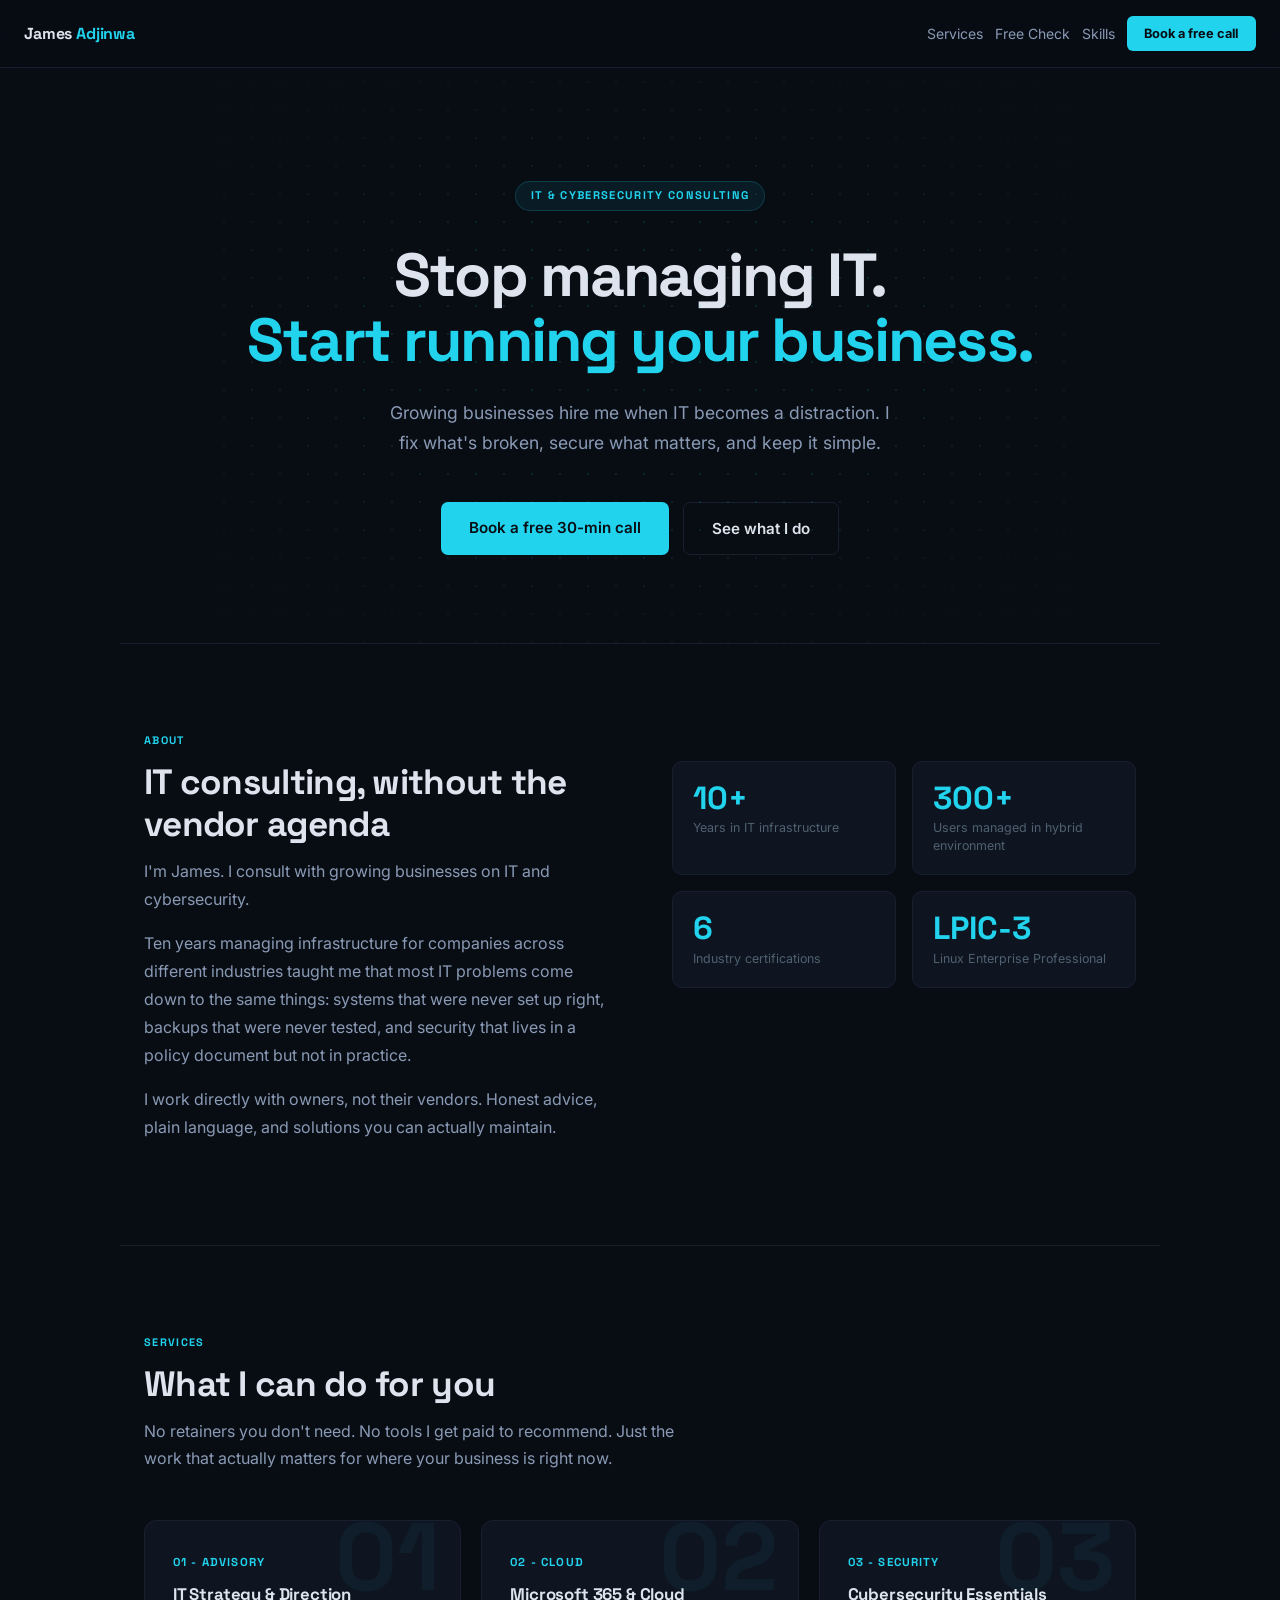
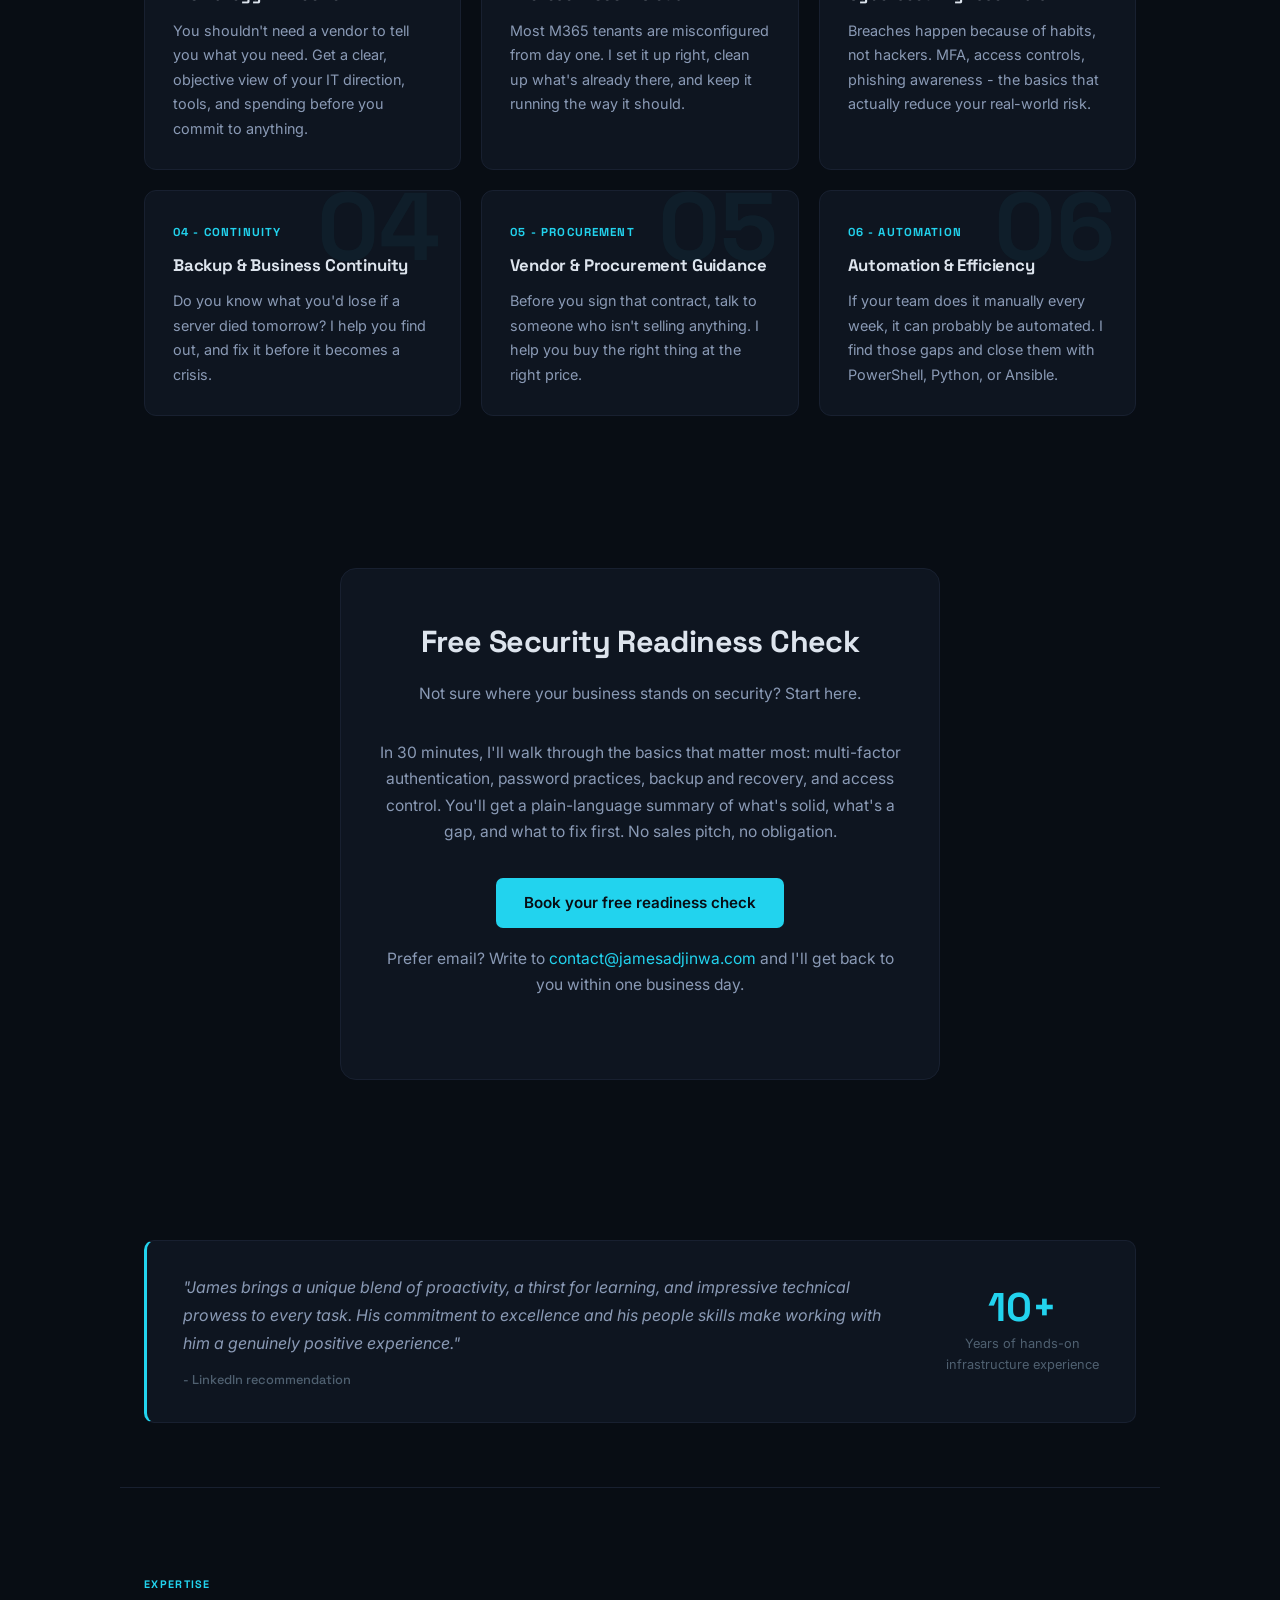
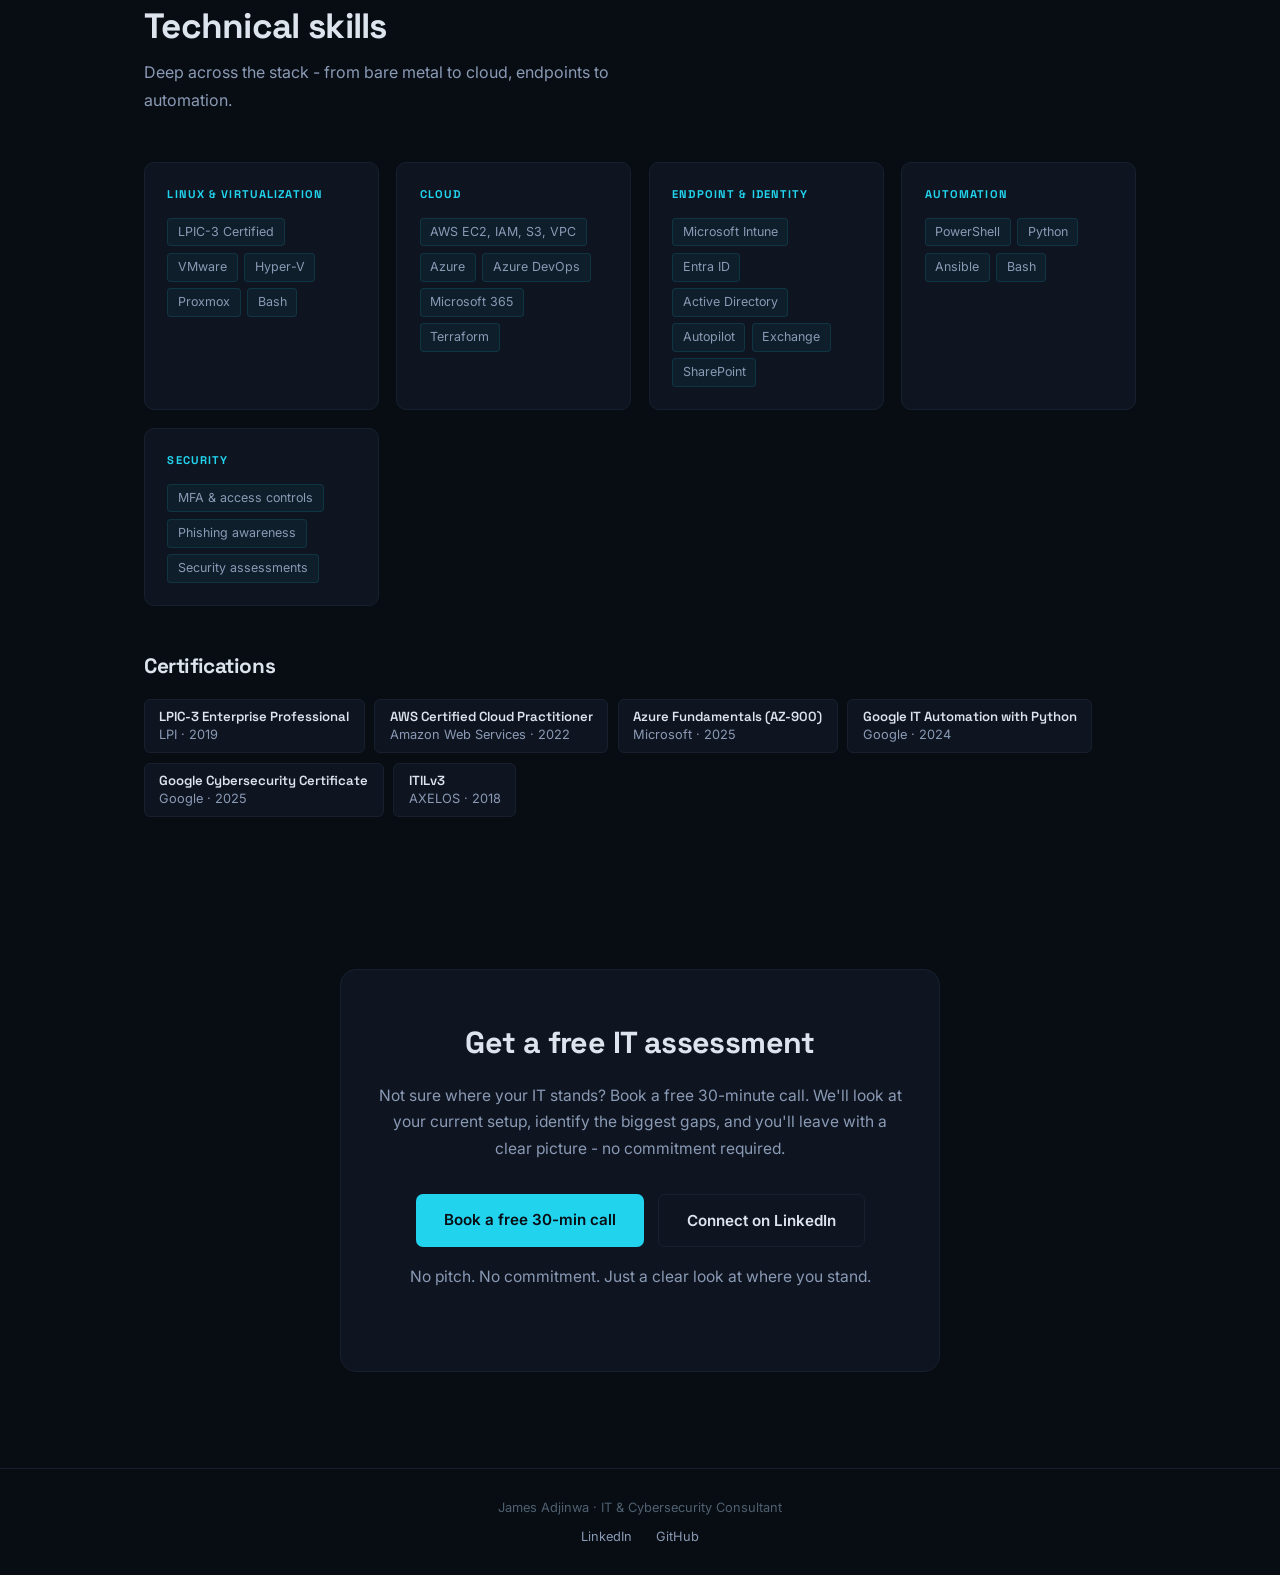
<file: index.html>
<!DOCTYPE html>
<html lang="en">
<head>
  <meta charset="UTF-8">
  <meta name="viewport" content="width=device-width, initial-scale=1.0">
  <title>James Adjinwa - IT &amp; Cybersecurity Consultant</title>
  <meta name="description" content="IT and cybersecurity consulting for growing businesses. Systems that work, security that holds, and honest advice from someone with 10 years of hands-on experience.">
  <link rel="preconnect" href="https://fonts.googleapis.com">
  <link rel="preconnect" href="https://fonts.gstatic.com" crossorigin>
  <link href="https://fonts.googleapis.com/css2?family=Space+Grotesk:wght@500;700&family=Inter:ital,wght@0,400;0,500;1,400&display=swap" rel="stylesheet">
  <!-- Cloudflare Web Analytics -->
  <script defer src='https://static.cloudflareinsights.com/beacon.min.js' data-cf-beacon='{"token": "722ae9766ee94659aef5a17d51395163"}'></script>
  <!-- End Cloudflare Web Analytics -->
  <link rel="stylesheet" href="style.css">
</head>
<body>

  <!-- Nav -->
  <nav>
    <div class="nav-brand">James <span>Adjinwa</span></div>
    <div class="nav-links">
      <a href="#services" class="nav-link">Services</a>
      <a href="#readiness-check" class="nav-link">Free Check</a>
      <a href="#skills" class="nav-link">Skills</a>
      <a href="https://calendar.proton.me/bookings#hPvN6JCPdZVRGxfrFk3dLvUnbNuVdkAE4NEGRMCzbMw=" target="_blank" class="nav-cta">Book a free call</a>
    </div>
  </nav>

  <!-- Hero -->
  <div class="hero">
    <div class="hero-tag">IT &amp; Cybersecurity Consulting</div>
    <h1>Stop managing IT.<br><em>Start running your business.</em></h1>
    <p class="hero-sub">
      Growing businesses hire me when IT becomes a distraction. I fix what's broken, secure what matters, and keep it simple.
    </p>
    <div class="hero-actions">
      <a href="https://calendar.proton.me/bookings#hPvN6JCPdZVRGxfrFk3dLvUnbNuVdkAE4NEGRMCzbMw=" target="_blank" class="btn btn-primary">Book a free 30-min call</a>
      <a href="#services" class="btn btn-secondary">See what I do</a>
    </div>
  </div>

  <hr class="divider">

  <!-- About -->
  <div class="section">
    <div class="label">About</div>
    <div class="about-grid">
      <div class="about-text">
        <h2 class="section-title">IT consulting, without the vendor agenda</h2>
        <p>
          I'm James. I consult with growing businesses on IT and cybersecurity.
        </p>
        <p>
          Ten years managing infrastructure for companies across different industries taught me that most IT problems come down to the same things: systems that were never set up right, backups that were never tested, and security that lives in a policy document but not in practice.
        </p>
        <p>
          I work directly with owners, not their vendors. Honest advice, plain language, and solutions you can actually maintain.
        </p>
      </div>
      <div class="stats-grid">
        <div class="stat-card">
          <div class="stat-number">10+</div>
          <div class="stat-label">Years in IT infrastructure</div>
        </div>
        <div class="stat-card">
          <div class="stat-number">300+</div>
          <div class="stat-label">Users managed in hybrid environment</div>
        </div>
        <div class="stat-card">
          <div class="stat-number">6</div>
          <div class="stat-label">Industry certifications</div>
        </div>
        <div class="stat-card">
          <div class="stat-number">LPIC-3</div>
          <div class="stat-label">Linux Enterprise Professional</div>
        </div>
      </div>
    </div>
  </div>

  <hr class="divider">

  <!-- Services -->
  <div class="section" id="services">
    <div class="label">Services</div>
    <h2 class="section-title">What I can do for you</h2>
    <p class="section-desc">No retainers you don't need. No tools I get paid to recommend. Just the work that actually matters for where your business is right now.</p>
    <div class="services-grid">

      <div class="service-card">
        <div class="service-bg-num">01</div>
        <div class="service-num">01 - Advisory</div>
        <h3>IT Strategy &amp; Direction</h3>
        <p>You shouldn't need a vendor to tell you what you need. Get a clear, objective view of your IT direction, tools, and spending before you commit to anything.</p>
      </div>

      <div class="service-card">
        <div class="service-bg-num">02</div>
        <div class="service-num">02 - Cloud</div>
        <h3>Microsoft 365 &amp; Cloud</h3>
        <p>Most M365 tenants are misconfigured from day one. I set it up right, clean up what's already there, and keep it running the way it should.</p>
      </div>

      <div class="service-card">
        <div class="service-bg-num">03</div>
        <div class="service-num">03 - Security</div>
        <h3>Cybersecurity Essentials</h3>
        <p>Breaches happen because of habits, not hackers. MFA, access controls, phishing awareness - the basics that actually reduce your real-world risk.</p>
      </div>

      <div class="service-card">
        <div class="service-bg-num">04</div>
        <div class="service-num">04 - Continuity</div>
        <h3>Backup &amp; Business Continuity</h3>
        <p>Do you know what you'd lose if a server died tomorrow? I help you find out, and fix it before it becomes a crisis.</p>
      </div>

      <div class="service-card">
        <div class="service-bg-num">05</div>
        <div class="service-num">05 - Procurement</div>
        <h3>Vendor &amp; Procurement Guidance</h3>
        <p>Before you sign that contract, talk to someone who isn't selling anything. I help you buy the right thing at the right price.</p>
      </div>

      <div class="service-card">
        <div class="service-bg-num">06</div>
        <div class="service-num">06 - Automation</div>
        <h3>Automation &amp; Efficiency</h3>
        <p>If your team does it manually every week, it can probably be automated. I find those gaps and close them with PowerShell, Python, or Ansible.</p>
      </div>

    </div>
  </div>

  <!-- Free Security Readiness Check -->
  <div class="cta-wrap" id="readiness-check">
    <div class="cta-inner">
      <h2>Free Security Readiness Check</h2>
      <p>
        Not sure where your business stands on security? Start here.
      </p>
      <p>
        In 30 minutes, I'll walk through the basics that matter most: multi-factor authentication, password practices, backup and recovery, and access control. You'll get a plain-language summary of what's solid, what's a gap, and what to fix first. No sales pitch, no obligation.
      </p>
      <div class="cta-actions">
        <a href="https://calendar.proton.me/bookings#hPvN6JCPdZVRGxfrFk3dLvUnbNuVdkAE4NEGRMCzbMw=" target="_blank" class="btn btn-primary">Book your free readiness check</a>
      </div>
      <p class="cta-note">Prefer email? Write to <a href="mailto:contact@jamesadjinwa.com">contact@jamesadjinwa.com</a> and I'll get back to you within one business day.</p>
    </div>
  </div>

  <!-- Social Proof -->
  <div class="proof-wrap">
    <div class="proof-inner">
      <div class="proof-quote">
        <blockquote>"James brings a unique blend of proactivity, a thirst for learning, and impressive technical prowess to every task. His commitment to excellence and his people skills make working with him a genuinely positive experience."</blockquote>
        <div class="proof-attribution">- LinkedIn recommendation</div>
      </div>
      <div class="proof-stat">
        <div class="proof-stat-number">10+</div>
        <div class="proof-stat-label">Years of hands-on<br>infrastructure experience</div>
      </div>
    </div>
  </div>

  <hr class="divider">

  <!-- Skills + Certs -->
  <div class="section" id="skills">
    <div class="label">Expertise</div>
    <h2 class="section-title">Technical skills</h2>
    <p class="section-desc">Deep across the stack - from bare metal to cloud, endpoints to automation.</p>
    <div class="skills-grid">
      <div class="skill-group">
        <div class="skill-group-title">Linux &amp; Virtualization</div>
        <div class="skill-tags">
          <span class="skill-tag">LPIC-3 Certified</span>
          <span class="skill-tag">VMware</span>
          <span class="skill-tag">Hyper-V</span>
          <span class="skill-tag">Proxmox</span>
          <span class="skill-tag">Bash</span>
        </div>
      </div>
      <div class="skill-group">
        <div class="skill-group-title">Cloud</div>
        <div class="skill-tags">
          <span class="skill-tag">AWS EC2, IAM, S3, VPC</span>
          <span class="skill-tag">Azure</span>
          <span class="skill-tag">Azure DevOps</span>
          <span class="skill-tag">Microsoft 365</span>
          <span class="skill-tag">Terraform</span>
        </div>
      </div>
      <div class="skill-group">
        <div class="skill-group-title">Endpoint &amp; Identity</div>
        <div class="skill-tags">
          <span class="skill-tag">Microsoft Intune</span>
          <span class="skill-tag">Entra ID</span>
          <span class="skill-tag">Active Directory</span>
          <span class="skill-tag">Autopilot</span>
          <span class="skill-tag">Exchange</span>
          <span class="skill-tag">SharePoint</span>
        </div>
      </div>
      <div class="skill-group">
        <div class="skill-group-title">Automation</div>
        <div class="skill-tags">
          <span class="skill-tag">PowerShell</span>
          <span class="skill-tag">Python</span>
          <span class="skill-tag">Ansible</span>
          <span class="skill-tag">Bash</span>
        </div>
      </div>
      <div class="skill-group">
        <div class="skill-group-title">Security</div>
        <div class="skill-tags">
          <span class="skill-tag">MFA &amp; access controls</span>
          <span class="skill-tag">Phishing awareness</span>
          <span class="skill-tag">Security assessments</span>
        </div>
      </div>
    </div>

    <div class="certs-block">
      <h3 class="section-title">Certifications</h3>
      <div class="certs-list">
        <div class="cert-tag">
          <strong>LPIC-3 Enterprise Professional</strong>
          LPI · 2019
        </div>
        <div class="cert-tag">
          <strong>AWS Certified Cloud Practitioner</strong>
          Amazon Web Services · 2022
        </div>
        <div class="cert-tag">
          <strong>Azure Fundamentals (AZ-900)</strong>
          Microsoft · 2025
        </div>
        <div class="cert-tag">
          <strong>Google IT Automation with Python</strong>
          Google · 2024
        </div>
        <div class="cert-tag">
          <strong>Google Cybersecurity Certificate</strong>
          Google · 2025
        </div>
        <div class="cert-tag">
          <strong>ITILv3</strong>
          AXELOS · 2018
        </div>
      </div>
    </div>
  </div>

  <!-- CTA -->
  <div class="cta-wrap">
    <div class="cta-inner">
      <h2>Get a free IT assessment</h2>
      <p>
        Not sure where your IT stands? Book a free 30-minute call. We'll look at your current setup, identify the biggest gaps, and you'll leave with a clear picture - no commitment required.
      </p>
      <div class="cta-actions">
        <a href="https://calendar.proton.me/bookings#hPvN6JCPdZVRGxfrFk3dLvUnbNuVdkAE4NEGRMCzbMw=" target="_blank" class="btn btn-primary">Book a free 30-min call</a>
        <a href="https://www.linkedin.com/in/jamesadjinwa" target="_blank" class="btn btn-secondary">Connect on LinkedIn</a>
      </div>
      <p class="cta-note">No pitch. No commitment. Just a clear look at where you stand.</p>
    </div>
  </div>

  <!-- Footer -->
  <footer>
    <div>James Adjinwa · IT &amp; Cybersecurity Consultant</div>
    <div class="footer-links">
      <a href="https://www.linkedin.com/in/jamesadjinwa" target="_blank">LinkedIn</a>
      <a href="https://github.com/jamesadjinwa" target="_blank">GitHub</a>
    </div>
  </footer>

</body>
</html>
</file>
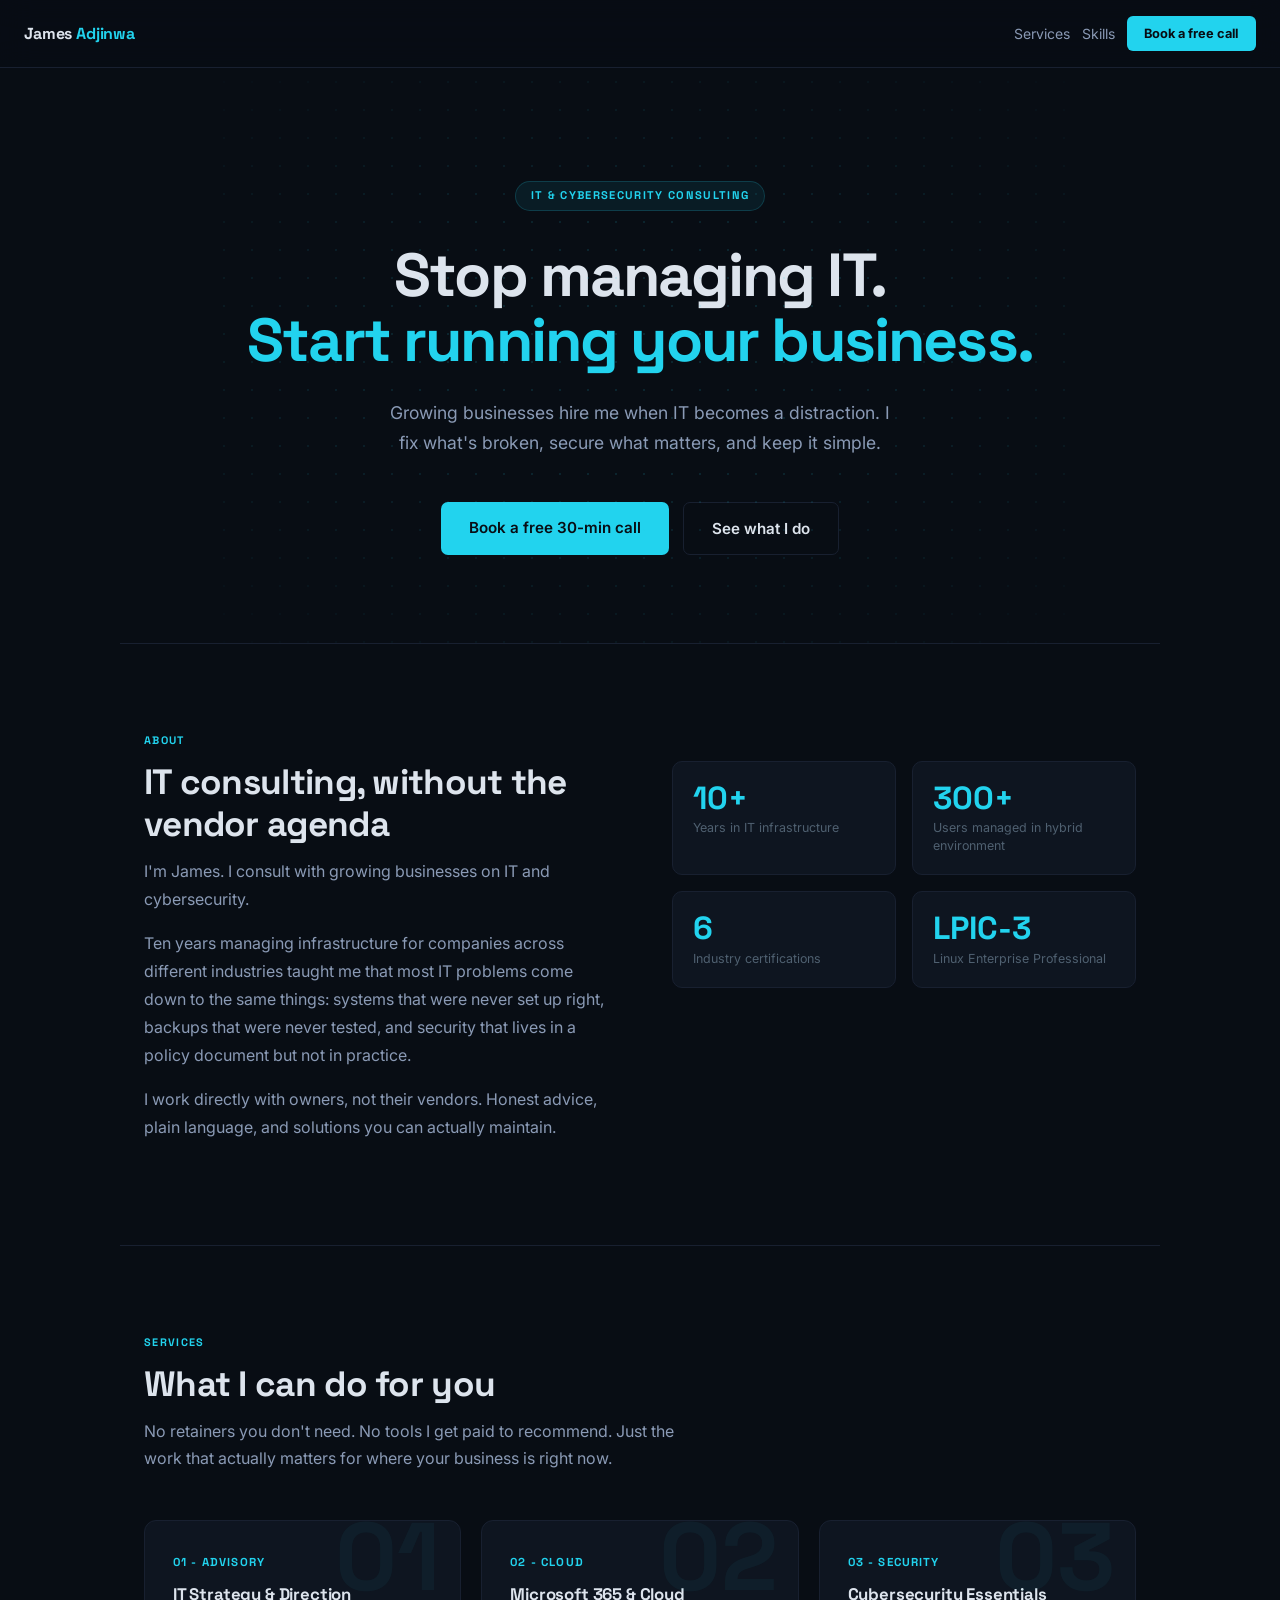
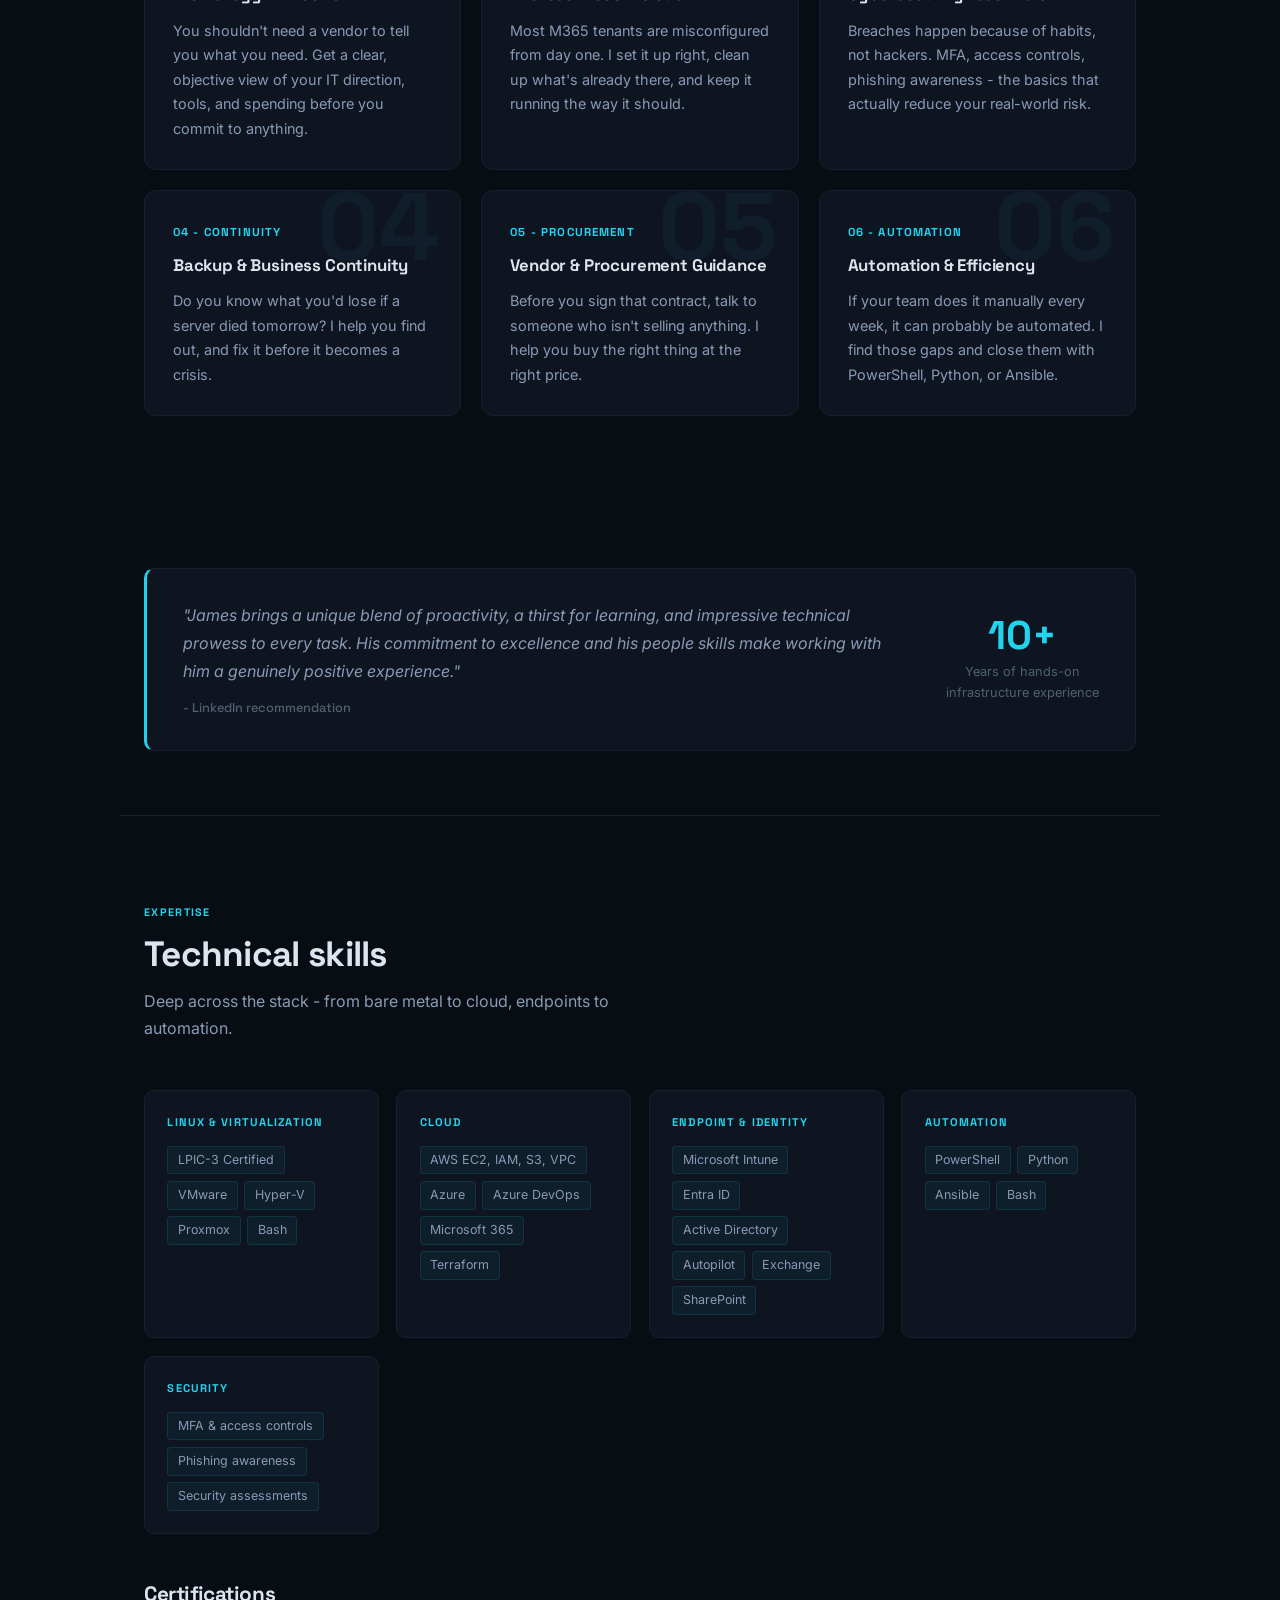
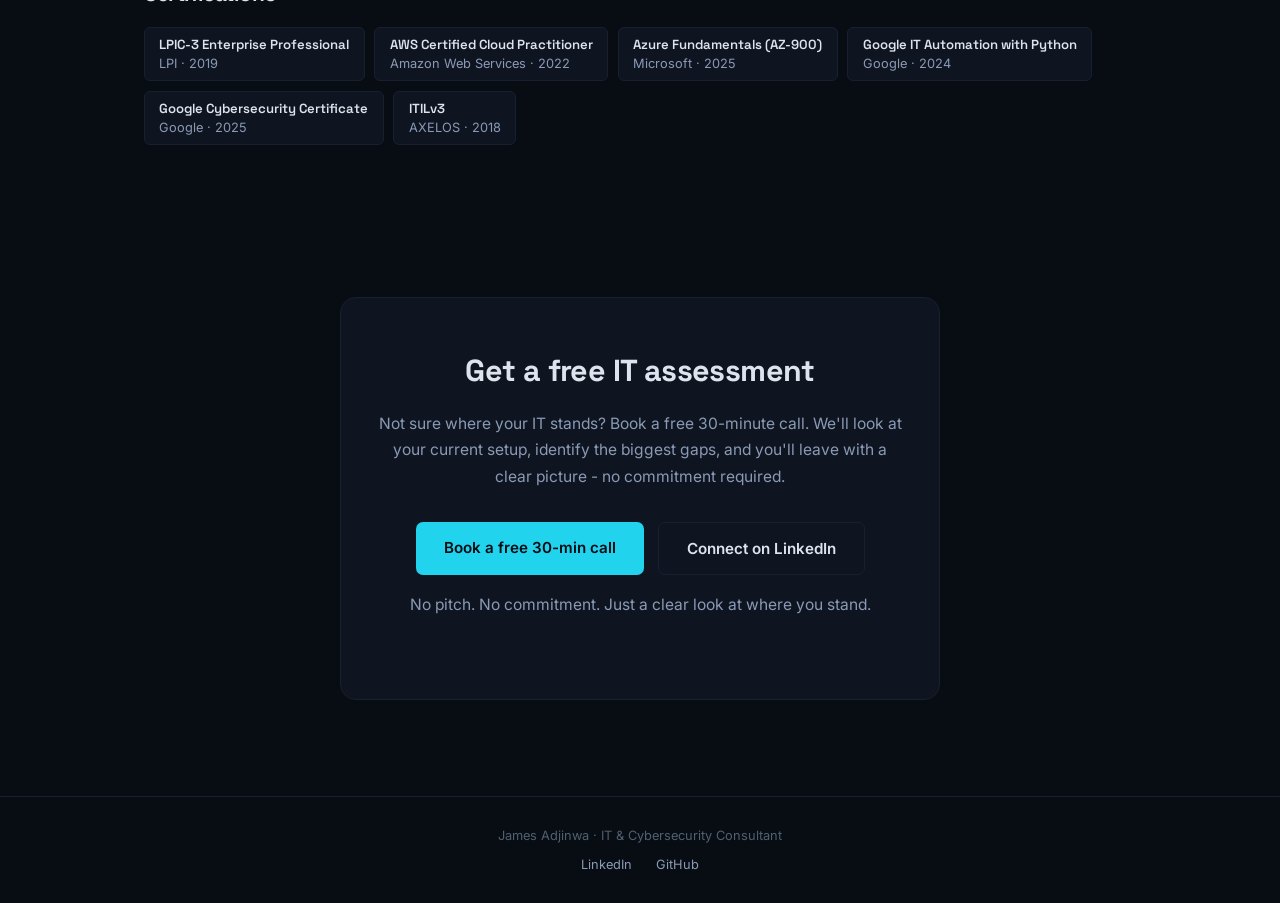
<file: _layouts/landing.html>
<!DOCTYPE html>
<html lang="en">
<head>
  <meta charset="UTF-8">
  <meta name="viewport" content="width=device-width, initial-scale=1.0">
  <title>James Adjinwa - IT &amp; Cybersecurity Consultant</title>
  <meta name="description" content="IT and cybersecurity consulting for growing businesses. Systems that work, security that holds, and honest advice from someone with 10 years of hands-on experience.">
  <link rel="preconnect" href="https://fonts.googleapis.com">
  <link rel="preconnect" href="https://fonts.gstatic.com" crossorigin>
  <link href="https://fonts.googleapis.com/css2?family=Space+Grotesk:wght@500;700&family=Inter:ital,wght@0,400;0,500;1,400&display=swap" rel="stylesheet">
  <style>
    *, *::before, *::after { box-sizing: border-box; margin: 0; padding: 0; }

    :root {
      --bg:          #080d14;
      --bg-card:     #0e1520;
      --bg-card-alt: #111c2b;
      --border:      #182030;
      --accent:      #22d3ee;
      --accent-dim:  rgba(34, 211, 238, 0.08);
      --accent-line: rgba(34, 211, 238, 0.18);
      --text:        #dde4ed;
      --text-muted:  #8a9ab5;
      --text-dim:    #4f6070;
      --display:     'Space Grotesk', system-ui, sans-serif;
      --body:        'Inter', system-ui, sans-serif;
    }

    html { scroll-behavior: smooth; }

    body {
      background: var(--bg);
      color: var(--text);
      font-family: var(--body);
      font-size: 1rem;
      line-height: 1.65;
      -webkit-font-smoothing: antialiased;
    }

    a { color: var(--accent); text-decoration: none; }
    a:hover { text-decoration: underline; }

    @media (prefers-reduced-motion: reduce) {
      *, *::before, *::after {
        animation-duration: 0.01ms !important;
        transition-duration: 0.01ms !important;
      }
      html { scroll-behavior: auto; }
    }

    /* ---- Nav ---- */
    nav {
      position: sticky; top: 0; z-index: 100;
      background: rgba(8, 13, 20, 0.9);
      backdrop-filter: blur(16px);
      border-bottom: 1px solid var(--border);
      padding: 1rem 1.5rem;
      display: flex; justify-content: space-between; align-items: center;
      gap: 1rem;
    }
    .nav-brand {
      font-family: var(--display);
      font-weight: 700;
      font-size: 1rem;
      color: var(--text);
      letter-spacing: -0.01em;
      white-space: nowrap;
    }
    .nav-brand span { color: var(--accent); }
    .nav-links { display: flex; gap: 0.75rem; align-items: center; flex-wrap: wrap; }
    .nav-link {
      font-size: 0.875rem;
      color: var(--text-muted);
      transition: color 0.2s;
    }
    .nav-link:hover { color: var(--text); text-decoration: none; }
    .nav-cta {
      background: var(--accent); color: #080d14;
      padding: 0.45rem 1.1rem; border-radius: 6px;
      font-weight: 700; font-size: 0.8rem;
      white-space: nowrap;
      transition: opacity 0.2s;
    }
    .nav-cta:hover { opacity: 0.85; text-decoration: none; }

    /* ---- Hero ---- */
    .hero {
      position: relative;
      padding: 7rem 1.5rem 5.5rem;
      max-width: 860px; margin: 0 auto;
      text-align: center;
      overflow: hidden;
    }
    .hero::before {
      content: '';
      position: absolute;
      inset: 0;
      background-image: radial-gradient(circle, rgba(34, 211, 238, 0.12) 1px, transparent 1px);
      background-size: 28px 28px;
      mask-image: radial-gradient(ellipse 80% 70% at 50% 50%, black 30%, transparent 100%);
      -webkit-mask-image: radial-gradient(ellipse 80% 70% at 50% 50%, black 30%, transparent 100%);
      pointer-events: none;
    }
    .hero-tag {
      display: inline-block;
      font-family: var(--display);
      font-size: 0.7rem; font-weight: 700;
      letter-spacing: 0.12em; text-transform: uppercase;
      color: var(--accent);
      background: var(--accent-dim);
      border: 1px solid var(--accent-line);
      padding: 0.3rem 0.9rem; border-radius: 999px;
      margin-bottom: 2rem;
    }
    .hero h1 {
      font-family: var(--display);
      font-size: clamp(2.4rem, 6vw, 3.8rem);
      font-weight: 700;
      letter-spacing: -0.03em;
      line-height: 1.08;
      margin-bottom: 1.5rem;
      color: var(--text);
    }
    .hero h1 em {
      font-style: normal;
      color: var(--accent);
    }
    .hero-sub {
      font-size: 1.1rem;
      color: var(--text-muted);
      max-width: 520px;
      margin: 0 auto 2.75rem;
      line-height: 1.7;
    }
    .hero-actions {
      display: flex; gap: 0.875rem;
      justify-content: center; flex-wrap: wrap;
    }
    .btn {
      display: inline-block;
      padding: 0.8rem 1.75rem;
      border-radius: 7px;
      font-weight: 600; font-size: 0.95rem;
      transition: opacity 0.2s, border-color 0.2s;
      text-align: center;
    }
    .btn:hover { text-decoration: none; }
    .btn-primary {
      background: var(--accent); color: #080d14;
    }
    .btn-primary:hover { opacity: 0.85; }
    .btn-secondary {
      background: transparent; color: var(--text);
      border: 1px solid var(--border);
    }
    .btn-secondary:hover { border-color: var(--accent-line); }

    /* ---- Layout helpers ---- */
    .section {
      padding: 5.5rem 1.5rem;
      max-width: 1040px; margin: 0 auto;
    }
    .section-sm { padding: 4rem 1.5rem; }
    .divider {
      border: none;
      border-top: 1px solid var(--border);
      max-width: 1040px; margin: 0 auto;
    }
    .label {
      font-family: var(--display);
      font-size: 0.68rem; font-weight: 700;
      letter-spacing: 0.12em; text-transform: uppercase;
      color: var(--accent); margin-bottom: 0.7rem;
    }
    .section-title {
      font-family: var(--display);
      font-size: clamp(1.6rem, 3.5vw, 2.2rem);
      font-weight: 700; letter-spacing: -0.02em;
      line-height: 1.2; margin-bottom: 0.75rem;
    }
    .section-desc {
      color: var(--text-muted);
      font-size: 1rem; max-width: 540px;
      margin-bottom: 3rem; line-height: 1.7;
    }

    /* ---- About ---- */
    .about-grid {
      display: grid;
      grid-template-columns: 1fr 1fr;
      gap: 4rem; align-items: start;
    }
    @media (max-width: 680px) {
      .about-grid { grid-template-columns: 1fr; gap: 2.5rem; }
    }
    .about-text p {
      color: var(--text-muted);
      font-size: 1rem; margin-bottom: 1rem;
      line-height: 1.75;
    }
    .stats-grid {
      display: grid; grid-template-columns: 1fr 1fr; gap: 1rem;
    }
    .stat-card {
      background: var(--bg-card);
      border: 1px solid var(--border);
      border-radius: 10px; padding: 1.25rem;
    }
    .stat-number {
      font-family: var(--display);
      font-size: 2rem; font-weight: 700;
      color: var(--accent); line-height: 1;
    }
    .stat-label {
      font-size: 0.78rem; color: var(--text-dim);
      margin-top: 0.35rem; line-height: 1.4;
    }

    /* ---- Services ---- */
    .services-grid {
      display: grid;
      grid-template-columns: repeat(auto-fit, minmax(290px, 1fr));
      gap: 1.25rem;
    }
    .service-card {
      position: relative; overflow: hidden;
      background: var(--bg-card);
      border: 1px solid var(--border);
      border-radius: 12px; padding: 2rem 1.75rem 1.75rem;
      transition: border-color 0.25s, transform 0.25s;
    }
    .service-card:hover {
      border-color: var(--accent-line);
      transform: translateY(-2px);
    }
    .service-bg-num {
      position: absolute;
      top: -0.75rem; right: 1.25rem;
      font-family: var(--display);
      font-size: 6rem; font-weight: 700;
      color: rgba(34, 211, 238, 0.05);
      line-height: 1; user-select: none;
      pointer-events: none;
    }
    .service-num {
      font-family: var(--display);
      font-size: 0.72rem; font-weight: 700;
      letter-spacing: 0.1em; color: var(--accent);
      text-transform: uppercase; margin-bottom: 0.6rem;
    }
    .service-card h3 {
      font-family: var(--display);
      font-size: 1.05rem; font-weight: 700;
      margin-bottom: 0.6rem; letter-spacing: -0.01em;
    }
    .service-card p {
      color: var(--text-muted);
      font-size: 0.9rem; line-height: 1.7;
    }

    /* ---- Social Proof ---- */
    .proof-wrap {
      padding: 4rem 1.5rem;
      max-width: 1040px; margin: 0 auto;
    }
    .proof-inner {
      background: var(--bg-card);
      border: 1px solid var(--border);
      border-left: 3px solid var(--accent);
      border-radius: 10px;
      padding: 2rem 2.25rem;
      display: flex; gap: 2.5rem; align-items: center; flex-wrap: wrap;
    }
    .proof-quote {
      flex: 1; min-width: 240px;
    }
    .proof-quote blockquote {
      font-style: italic;
      color: var(--text-muted);
      font-size: 1rem; line-height: 1.75;
      margin-bottom: 0.75rem;
    }
    .proof-attribution {
      font-size: 0.8rem; color: var(--text-dim);
      font-family: var(--display); font-weight: 500;
    }
    .proof-stat {
      text-align: center; flex-shrink: 0;
    }
    .proof-stat-number {
      font-family: var(--display);
      font-size: 2.5rem; font-weight: 700;
      color: var(--accent); line-height: 1;
    }
    .proof-stat-label {
      font-size: 0.8rem; color: var(--text-dim);
      margin-top: 0.3rem;
    }

    /* ---- Skills ---- */
    .skills-grid {
      display: grid;
      grid-template-columns: repeat(auto-fit, minmax(190px, 1fr));
      gap: 1.1rem;
      margin-bottom: 3rem;
    }
    .skill-group {
      background: var(--bg-card);
      border: 1px solid var(--border);
      border-radius: 10px; padding: 1.4rem;
    }
    .skill-group-title {
      font-family: var(--display);
      font-size: 0.7rem; font-weight: 700;
      letter-spacing: 0.1em; text-transform: uppercase;
      color: var(--accent); margin-bottom: 0.875rem;
    }
    .skill-tags {
      display: flex; flex-wrap: wrap; gap: 0.4rem;
    }
    .skill-tag {
      background: rgba(34, 211, 238, 0.05);
      border: 1px solid rgba(34, 211, 238, 0.12);
      color: var(--text-muted);
      padding: 0.25rem 0.6rem;
      border-radius: 4px;
      font-size: 0.78rem; line-height: 1.5;
    }
    .certs-block { margin-top: 0; }
    .certs-block .section-title { font-size: 1.3rem; margin-bottom: 1.25rem; }
    .certs-list {
      display: flex; flex-wrap: wrap; gap: 0.6rem;
    }
    .cert-tag {
      background: var(--bg-card);
      border: 1px solid var(--border);
      border-radius: 6px;
      padding: 0.5rem 0.9rem;
      font-size: 0.8rem; color: var(--text-muted);
      line-height: 1.4;
    }
    .cert-tag strong {
      display: block;
      color: var(--text);
      font-size: 0.825rem;
      font-family: var(--display);
      font-weight: 600;
    }

    /* ---- CTA ---- */
    .cta-wrap {
      padding: 4rem 1.5rem 6rem;
      display: flex; justify-content: center;
    }
    .cta-inner {
      max-width: 600px; width: 100%;
      text-align: center;
      background: var(--bg-card);
      border: 1px solid var(--border);
      border-radius: 16px; padding: 3rem 2rem;
    }
    .cta-inner h2 {
      font-family: var(--display);
      font-size: clamp(1.5rem, 3vw, 1.9rem);
      font-weight: 700; letter-spacing: -0.02em;
      margin-bottom: 0.875rem;
    }
    .cta-inner p {
      color: var(--text-muted);
      margin-bottom: 2rem; font-size: 0.975rem; line-height: 1.7;
    }
    .cta-actions {
      display: flex; gap: 0.875rem;
      justify-content: center; flex-wrap: wrap;
    }
    .cta-note {
      font-size: 0.78rem; color: var(--text-dim);
      margin-top: 1.1rem;
    }

    /* ---- Footer ---- */
    footer {
      border-top: 1px solid var(--border);
      padding: 1.75rem 1.5rem;
      text-align: center;
      color: var(--text-dim); font-size: 0.8rem;
    }
    .footer-links {
      display: flex; gap: 1.5rem;
      justify-content: center; margin-top: 0.5rem;
      flex-wrap: wrap;
    }
    footer a { color: var(--text-muted); }
    footer a:hover { color: var(--accent); text-decoration: none; }

    /* ---- Mobile ---- */
    @media (max-width: 480px) {
      .hero { padding: 5rem 1.25rem 4rem; }
      .section { padding: 4rem 1.25rem; }
      .proof-inner { padding: 1.5rem; }
      .cta-inner { padding: 2rem 1.25rem; }
      nav { padding: 0.875rem 1.25rem; }
      .nav-link { display: none; }
    }
  </style>
</head>
<body>

  <!-- Nav -->
  <nav>
    <div class="nav-brand">James <span>Adjinwa</span></div>
    <div class="nav-links">
      <a href="#services" class="nav-link">Services</a>
      <a href="#skills" class="nav-link">Skills</a>
      <!-- Update this link to your Calendly URL when ready -->
      <a href="https://www.linkedin.com/in/jamesadjinwa" target="_blank" class="nav-cta">Book a free call</a>
    </div>
  </nav>

  <!-- Hero -->
  <div class="hero">
    <div class="hero-tag">IT &amp; Cybersecurity Consulting</div>
    <h1>Stop managing IT.<br><em>Start running your business.</em></h1>
    <p class="hero-sub">
      Growing businesses hire me when IT becomes a distraction. I fix what's broken, secure what matters, and keep it simple.
    </p>
    <div class="hero-actions">
      <!-- Update this link to your Calendly URL when ready -->
      <a href="https://www.linkedin.com/in/jamesadjinwa" target="_blank" class="btn btn-primary">Book a free 30-min call</a>
      <a href="#services" class="btn btn-secondary">See what I do</a>
    </div>
  </div>

  <hr class="divider">

  <!-- About -->
  <div class="section">
    <div class="label">About</div>
    <div class="about-grid">
      <div class="about-text">
        <h2 class="section-title">IT consulting, without the vendor agenda</h2>
        <p>
          I'm James. I consult with growing businesses on IT and cybersecurity.
        </p>
        <p>
          Ten years managing infrastructure for companies across different industries taught me that most IT problems come down to the same things: systems that were never set up right, backups that were never tested, and security that lives in a policy document but not in practice.
        </p>
        <p>
          I work directly with owners, not their vendors. Honest advice, plain language, and solutions you can actually maintain.
        </p>
      </div>
      <div class="stats-grid">
        <div class="stat-card">
          <div class="stat-number">10+</div>
          <div class="stat-label">Years in IT infrastructure</div>
        </div>
        <div class="stat-card">
          <div class="stat-number">300+</div>
          <div class="stat-label">Users managed in hybrid environment</div>
        </div>
        <div class="stat-card">
          <div class="stat-number">6</div>
          <div class="stat-label">Industry certifications</div>
        </div>
        <div class="stat-card">
          <div class="stat-number">LPIC-3</div>
          <div class="stat-label">Linux Enterprise Professional</div>
        </div>
      </div>
    </div>
  </div>

  <hr class="divider">

  <!-- Services -->
  <div class="section" id="services">
    <div class="label">Services</div>
    <h2 class="section-title">What I can do for you</h2>
    <p class="section-desc">No retainers you don't need. No tools I get paid to recommend. Just the work that actually matters for where your business is right now.</p>
    <div class="services-grid">

      <div class="service-card">
        <div class="service-bg-num">01</div>
        <div class="service-num">01 - Advisory</div>
        <h3>IT Strategy &amp; Direction</h3>
        <p>You shouldn't need a vendor to tell you what you need. Get a clear, objective view of your IT direction, tools, and spending before you commit to anything.</p>
      </div>

      <div class="service-card">
        <div class="service-bg-num">02</div>
        <div class="service-num">02 - Cloud</div>
        <h3>Microsoft 365 &amp; Cloud</h3>
        <p>Most M365 tenants are misconfigured from day one. I set it up right, clean up what's already there, and keep it running the way it should.</p>
      </div>

      <div class="service-card">
        <div class="service-bg-num">03</div>
        <div class="service-num">03 - Security</div>
        <h3>Cybersecurity Essentials</h3>
        <p>Breaches happen because of habits, not hackers. MFA, access controls, phishing awareness - the basics that actually reduce your real-world risk.</p>
      </div>

      <div class="service-card">
        <div class="service-bg-num">04</div>
        <div class="service-num">04 - Continuity</div>
        <h3>Backup &amp; Business Continuity</h3>
        <p>Do you know what you'd lose if a server died tomorrow? I help you find out, and fix it before it becomes a crisis.</p>
      </div>

      <div class="service-card">
        <div class="service-bg-num">05</div>
        <div class="service-num">05 - Procurement</div>
        <h3>Vendor &amp; Procurement Guidance</h3>
        <p>Before you sign that contract, talk to someone who isn't selling anything. I help you buy the right thing at the right price.</p>
      </div>

      <div class="service-card">
        <div class="service-bg-num">06</div>
        <div class="service-num">06 - Automation</div>
        <h3>Automation &amp; Efficiency</h3>
        <p>If your team does it manually every week, it can probably be automated. I find those gaps and close them with PowerShell, Python, or Ansible.</p>
      </div>

    </div>
  </div>

  <!-- Social Proof -->
  <div class="proof-wrap">
    <div class="proof-inner">
      <div class="proof-quote">
        <blockquote>"James brings a unique blend of proactivity, a thirst for learning, and impressive technical prowess to every task. His commitment to excellence and his people skills make working with him a genuinely positive experience."</blockquote>
        <div class="proof-attribution">- LinkedIn recommendation</div>
      </div>
      <div class="proof-stat">
        <div class="proof-stat-number">10+</div>
        <div class="proof-stat-label">Years of hands-on<br>infrastructure experience</div>
      </div>
    </div>
  </div>

  <hr class="divider">

  <!-- Skills + Certs -->
  <div class="section" id="skills">
    <div class="label">Expertise</div>
    <h2 class="section-title">Technical skills</h2>
    <p class="section-desc">Deep across the stack - from bare metal to cloud, endpoints to automation.</p>
    <div class="skills-grid">
      <div class="skill-group">
        <div class="skill-group-title">Linux &amp; Virtualization</div>
        <div class="skill-tags">
          <span class="skill-tag">LPIC-3 Certified</span>
          <span class="skill-tag">VMware</span>
          <span class="skill-tag">Hyper-V</span>
          <span class="skill-tag">Proxmox</span>
          <span class="skill-tag">Bash</span>
        </div>
      </div>
      <div class="skill-group">
        <div class="skill-group-title">Cloud</div>
        <div class="skill-tags">
          <span class="skill-tag">AWS EC2, IAM, S3, VPC</span>
          <span class="skill-tag">Azure</span>
          <span class="skill-tag">Azure DevOps</span>
          <span class="skill-tag">Microsoft 365</span>
          <span class="skill-tag">Terraform</span>
        </div>
      </div>
      <div class="skill-group">
        <div class="skill-group-title">Endpoint &amp; Identity</div>
        <div class="skill-tags">
          <span class="skill-tag">Microsoft Intune</span>
          <span class="skill-tag">Entra ID</span>
          <span class="skill-tag">Active Directory</span>
          <span class="skill-tag">Autopilot</span>
          <span class="skill-tag">Exchange</span>
          <span class="skill-tag">SharePoint</span>
        </div>
      </div>
      <div class="skill-group">
        <div class="skill-group-title">Automation</div>
        <div class="skill-tags">
          <span class="skill-tag">PowerShell</span>
          <span class="skill-tag">Python</span>
          <span class="skill-tag">Ansible</span>
          <span class="skill-tag">Bash</span>
        </div>
      </div>
      <div class="skill-group">
        <div class="skill-group-title">Security</div>
        <div class="skill-tags">
          <span class="skill-tag">MFA &amp; access controls</span>
          <span class="skill-tag">Phishing awareness</span>
          <span class="skill-tag">Security assessments</span>
        </div>
      </div>
    </div>

    <div class="certs-block">
      <h3 class="section-title">Certifications</h3>
      <div class="certs-list">
        <div class="cert-tag">
          <strong>LPIC-3 Enterprise Professional</strong>
          LPI · 2019
        </div>
        <div class="cert-tag">
          <strong>AWS Certified Cloud Practitioner</strong>
          Amazon Web Services · 2022
        </div>
        <div class="cert-tag">
          <strong>Azure Fundamentals (AZ-900)</strong>
          Microsoft · 2025
        </div>
        <div class="cert-tag">
          <strong>Google IT Automation with Python</strong>
          Google · 2024
        </div>
        <div class="cert-tag">
          <strong>Google Cybersecurity Certificate</strong>
          Google · 2025
        </div>
        <div class="cert-tag">
          <strong>ITILv3</strong>
          AXELOS · 2018
        </div>
      </div>
    </div>
  </div>

  <!-- CTA -->
  <div class="cta-wrap">
    <div class="cta-inner">
      <h2>Get a free IT assessment</h2>
      <p>
        Not sure where your IT stands? Book a free 30-minute call. We'll look at your current setup, identify the biggest gaps, and you'll leave with a clear picture - no commitment required.
      </p>
      <div class="cta-actions">
        <!-- Update the first link to your Calendly URL when ready -->
        <a href="https://www.linkedin.com/in/jamesadjinwa" target="_blank" class="btn btn-primary">Book a free 30-min call</a>
        <a href="https://www.linkedin.com/in/jamesadjinwa" target="_blank" class="btn btn-secondary">Connect on LinkedIn</a>
      </div>
      <p class="cta-note">No pitch. No commitment. Just a clear look at where you stand.</p>
    </div>
  </div>

  <!-- Footer -->
  <footer>
    <div>James Adjinwa · IT &amp; Cybersecurity Consultant</div>
    <div class="footer-links">
      <a href="https://www.linkedin.com/in/jamesadjinwa" target="_blank">LinkedIn</a>
      <a href="https://github.com/jamesadjinwa" target="_blank">GitHub</a>
    </div>
  </footer>

</body>
</html>
</file>
<file: style.css>
*, *::before, *::after { box-sizing: border-box; margin: 0; padding: 0; }

:root {
  --bg:          #080d14;
  --bg-card:     #0e1520;
  --bg-card-alt: #111c2b;
  --border:      #182030;
  --accent:      #22d3ee;
  --accent-dim:  rgba(34, 211, 238, 0.08);
  --accent-line: rgba(34, 211, 238, 0.18);
  --text:        #dde4ed;
  --text-muted:  #8a9ab5;
  --text-dim:    #4f6070;
  --display:     'Space Grotesk', system-ui, sans-serif;
  --body:        'Inter', system-ui, sans-serif;
}

html { scroll-behavior: smooth; }

body {
  background: var(--bg);
  color: var(--text);
  font-family: var(--body);
  font-size: 1rem;
  line-height: 1.65;
  -webkit-font-smoothing: antialiased;
}

a { color: var(--accent); text-decoration: none; }
a:hover { text-decoration: underline; }

@media (prefers-reduced-motion: reduce) {
  *, *::before, *::after {
    animation-duration: 0.01ms !important;
    transition-duration: 0.01ms !important;
  }
  html { scroll-behavior: auto; }
}

/* ---- Nav ---- */
nav {
  position: sticky; top: 0; z-index: 100;
  background: rgba(8, 13, 20, 0.9);
  backdrop-filter: blur(16px);
  border-bottom: 1px solid var(--border);
  padding: 1rem 1.5rem;
  display: flex; justify-content: space-between; align-items: center;
  gap: 1rem;
}
.nav-brand {
  font-family: var(--display);
  font-weight: 700;
  font-size: 1rem;
  color: var(--text);
  letter-spacing: -0.01em;
  white-space: nowrap;
}
.nav-brand span { color: var(--accent); }
.nav-links { display: flex; gap: 0.75rem; align-items: center; flex-wrap: wrap; }
.nav-link {
  font-size: 0.875rem;
  color: var(--text-muted);
  transition: color 0.2s;
}
.nav-link:hover { color: var(--text); text-decoration: none; }
.nav-cta {
  background: var(--accent); color: #080d14;
  padding: 0.45rem 1.1rem; border-radius: 6px;
  font-weight: 700; font-size: 0.8rem;
  white-space: nowrap;
  transition: opacity 0.2s;
}
.nav-cta:hover { opacity: 0.85; text-decoration: none; }

/* ---- Hero ---- */
.hero {
  position: relative;
  padding: 7rem 1.5rem 5.5rem;
  max-width: 860px; margin: 0 auto;
  text-align: center;
  overflow: hidden;
}
.hero::before {
  content: '';
  position: absolute;
  inset: 0;
  background-image: radial-gradient(circle, rgba(34, 211, 238, 0.12) 1px, transparent 1px);
  background-size: 28px 28px;
  mask-image: radial-gradient(ellipse 80% 70% at 50% 50%, black 30%, transparent 100%);
  -webkit-mask-image: radial-gradient(ellipse 80% 70% at 50% 50%, black 30%, transparent 100%);
  pointer-events: none;
}
.hero-tag {
  display: inline-block;
  font-family: var(--display);
  font-size: 0.7rem; font-weight: 700;
  letter-spacing: 0.12em; text-transform: uppercase;
  color: var(--accent);
  background: var(--accent-dim);
  border: 1px solid var(--accent-line);
  padding: 0.3rem 0.9rem; border-radius: 999px;
  margin-bottom: 2rem;
}
.hero h1 {
  font-family: var(--display);
  font-size: clamp(2.4rem, 6vw, 3.8rem);
  font-weight: 700;
  letter-spacing: -0.03em;
  line-height: 1.08;
  margin-bottom: 1.5rem;
  color: var(--text);
}
.hero h1 em {
  font-style: normal;
  color: var(--accent);
}
.hero-sub {
  font-size: 1.1rem;
  color: var(--text-muted);
  max-width: 520px;
  margin: 0 auto 2.75rem;
  line-height: 1.7;
}
.hero-actions {
  display: flex; gap: 0.875rem;
  justify-content: center; flex-wrap: wrap;
}
.btn {
  display: inline-block;
  padding: 0.8rem 1.75rem;
  border-radius: 7px;
  font-weight: 600; font-size: 0.95rem;
  transition: opacity 0.2s, border-color 0.2s;
  text-align: center;
}
.btn:hover { text-decoration: none; }
.btn-primary {
  background: var(--accent); color: #080d14;
}
.btn-primary:hover { opacity: 0.85; }
.btn-secondary {
  background: transparent; color: var(--text);
  border: 1px solid var(--border);
}
.btn-secondary:hover { border-color: var(--accent-line); }

/* ---- Layout helpers ---- */
.section {
  padding: 5.5rem 1.5rem;
  max-width: 1040px; margin: 0 auto;
}
.section-sm { padding: 4rem 1.5rem; }
.divider {
  border: none;
  border-top: 1px solid var(--border);
  max-width: 1040px; margin: 0 auto;
}
.label {
  font-family: var(--display);
  font-size: 0.68rem; font-weight: 700;
  letter-spacing: 0.12em; text-transform: uppercase;
  color: var(--accent); margin-bottom: 0.7rem;
}
.section-title {
  font-family: var(--display);
  font-size: clamp(1.6rem, 3.5vw, 2.2rem);
  font-weight: 700; letter-spacing: -0.02em;
  line-height: 1.2; margin-bottom: 0.75rem;
}
.section-desc {
  color: var(--text-muted);
  font-size: 1rem; max-width: 540px;
  margin-bottom: 3rem; line-height: 1.7;
}

/* ---- About ---- */
.about-grid {
  display: grid;
  grid-template-columns: 1fr 1fr;
  gap: 4rem; align-items: start;
}
@media (max-width: 680px) {
  .about-grid { grid-template-columns: 1fr; gap: 2.5rem; }
}
.about-text p {
  color: var(--text-muted);
  font-size: 1rem; margin-bottom: 1rem;
  line-height: 1.75;
}
.stats-grid {
  display: grid; grid-template-columns: 1fr 1fr; gap: 1rem;
}
.stat-card {
  background: var(--bg-card);
  border: 1px solid var(--border);
  border-radius: 10px; padding: 1.25rem;
}
.stat-number {
  font-family: var(--display);
  font-size: 2rem; font-weight: 700;
  color: var(--accent); line-height: 1;
}
.stat-label {
  font-size: 0.78rem; color: var(--text-dim);
  margin-top: 0.35rem; line-height: 1.4;
}

/* ---- Services ---- */
.services-grid {
  display: grid;
  grid-template-columns: repeat(auto-fit, minmax(290px, 1fr));
  gap: 1.25rem;
}
.service-card {
  position: relative; overflow: hidden;
  background: var(--bg-card);
  border: 1px solid var(--border);
  border-radius: 12px; padding: 2rem 1.75rem 1.75rem;
  transition: border-color 0.25s, transform 0.25s;
}
.service-card:hover {
  border-color: var(--accent-line);
  transform: translateY(-2px);
}
.service-bg-num {
  position: absolute;
  top: -0.75rem; right: 1.25rem;
  font-family: var(--display);
  font-size: 6rem; font-weight: 700;
  color: rgba(34, 211, 238, 0.05);
  line-height: 1; user-select: none;
  pointer-events: none;
}
.service-num {
  font-family: var(--display);
  font-size: 0.72rem; font-weight: 700;
  letter-spacing: 0.1em; color: var(--accent);
  text-transform: uppercase; margin-bottom: 0.6rem;
}
.service-card h3 {
  font-family: var(--display);
  font-size: 1.05rem; font-weight: 700;
  margin-bottom: 0.6rem; letter-spacing: -0.01em;
}
.service-card p {
  color: var(--text-muted);
  font-size: 0.9rem; line-height: 1.7;
}

/* ---- Social Proof ---- */
.proof-wrap {
  padding: 4rem 1.5rem;
  max-width: 1040px; margin: 0 auto;
}
.proof-inner {
  background: var(--bg-card);
  border: 1px solid var(--border);
  border-left: 3px solid var(--accent);
  border-radius: 10px;
  padding: 2rem 2.25rem;
  display: flex; gap: 2.5rem; align-items: center; flex-wrap: wrap;
}
.proof-quote {
  flex: 1; min-width: 240px;
}
.proof-quote blockquote {
  font-style: italic;
  color: var(--text-muted);
  font-size: 1rem; line-height: 1.75;
  margin-bottom: 0.75rem;
}
.proof-attribution {
  font-size: 0.8rem; color: var(--text-dim);
  font-family: var(--display); font-weight: 500;
}
.proof-stat {
  text-align: center; flex-shrink: 0;
}
.proof-stat-number {
  font-family: var(--display);
  font-size: 2.5rem; font-weight: 700;
  color: var(--accent); line-height: 1;
}
.proof-stat-label {
  font-size: 0.8rem; color: var(--text-dim);
  margin-top: 0.3rem;
}

/* ---- Skills ---- */
.skills-grid {
  display: grid;
  grid-template-columns: repeat(auto-fit, minmax(190px, 1fr));
  gap: 1.1rem;
  margin-bottom: 3rem;
}
.skill-group {
  background: var(--bg-card);
  border: 1px solid var(--border);
  border-radius: 10px; padding: 1.4rem;
}
.skill-group-title {
  font-family: var(--display);
  font-size: 0.7rem; font-weight: 700;
  letter-spacing: 0.1em; text-transform: uppercase;
  color: var(--accent); margin-bottom: 0.875rem;
}
.skill-tags {
  display: flex; flex-wrap: wrap; gap: 0.4rem;
}
.skill-tag {
  background: rgba(34, 211, 238, 0.05);
  border: 1px solid rgba(34, 211, 238, 0.12);
  color: var(--text-muted);
  padding: 0.25rem 0.6rem;
  border-radius: 4px;
  font-size: 0.78rem; line-height: 1.5;
}
.certs-block { margin-top: 0; }
.certs-block .section-title { font-size: 1.3rem; margin-bottom: 1.25rem; }
.certs-list {
  display: flex; flex-wrap: wrap; gap: 0.6rem;
}
.cert-tag {
  background: var(--bg-card);
  border: 1px solid var(--border);
  border-radius: 6px;
  padding: 0.5rem 0.9rem;
  font-size: 0.8rem; color: var(--text-muted);
  line-height: 1.4;
}
.cert-tag strong {
  display: block;
  color: var(--text);
  font-size: 0.825rem;
  font-family: var(--display);
  font-weight: 600;
}

/* ---- CTA ---- */
.cta-wrap {
  padding: 4rem 1.5rem 6rem;
  display: flex; justify-content: center;
}
.cta-inner {
  max-width: 600px; width: 100%;
  text-align: center;
  background: var(--bg-card);
  border: 1px solid var(--border);
  border-radius: 16px; padding: 3rem 2rem;
}
.cta-inner h2 {
  font-family: var(--display);
  font-size: clamp(1.5rem, 3vw, 1.9rem);
  font-weight: 700; letter-spacing: -0.02em;
  margin-bottom: 0.875rem;
}
.cta-inner p {
  color: var(--text-muted);
  margin-bottom: 2rem; font-size: 0.975rem; line-height: 1.7;
}
.cta-actions {
  display: flex; gap: 0.875rem;
  justify-content: center; flex-wrap: wrap;
}
.cta-note {
  font-size: 0.78rem; color: var(--text-dim);
  margin-top: 1.1rem;
}

/* ---- Footer ---- */
footer {
  border-top: 1px solid var(--border);
  padding: 1.75rem 1.5rem;
  text-align: center;
  color: var(--text-dim); font-size: 0.8rem;
}
.footer-links {
  display: flex; gap: 1.5rem;
  justify-content: center; margin-top: 0.5rem;
  flex-wrap: wrap;
}
footer a { color: var(--text-muted); }
footer a:hover { color: var(--accent); text-decoration: none; }

/* ---- Mobile ---- */
@media (max-width: 480px) {
  .hero { padding: 5rem 1.25rem 4rem; }
  .section { padding: 4rem 1.25rem; }
  .proof-inner { padding: 1.5rem; }
  .cta-inner { padding: 2rem 1.25rem; }
  nav { padding: 0.875rem 1.25rem; }
  .nav-link { display: none; }
}
</file>
